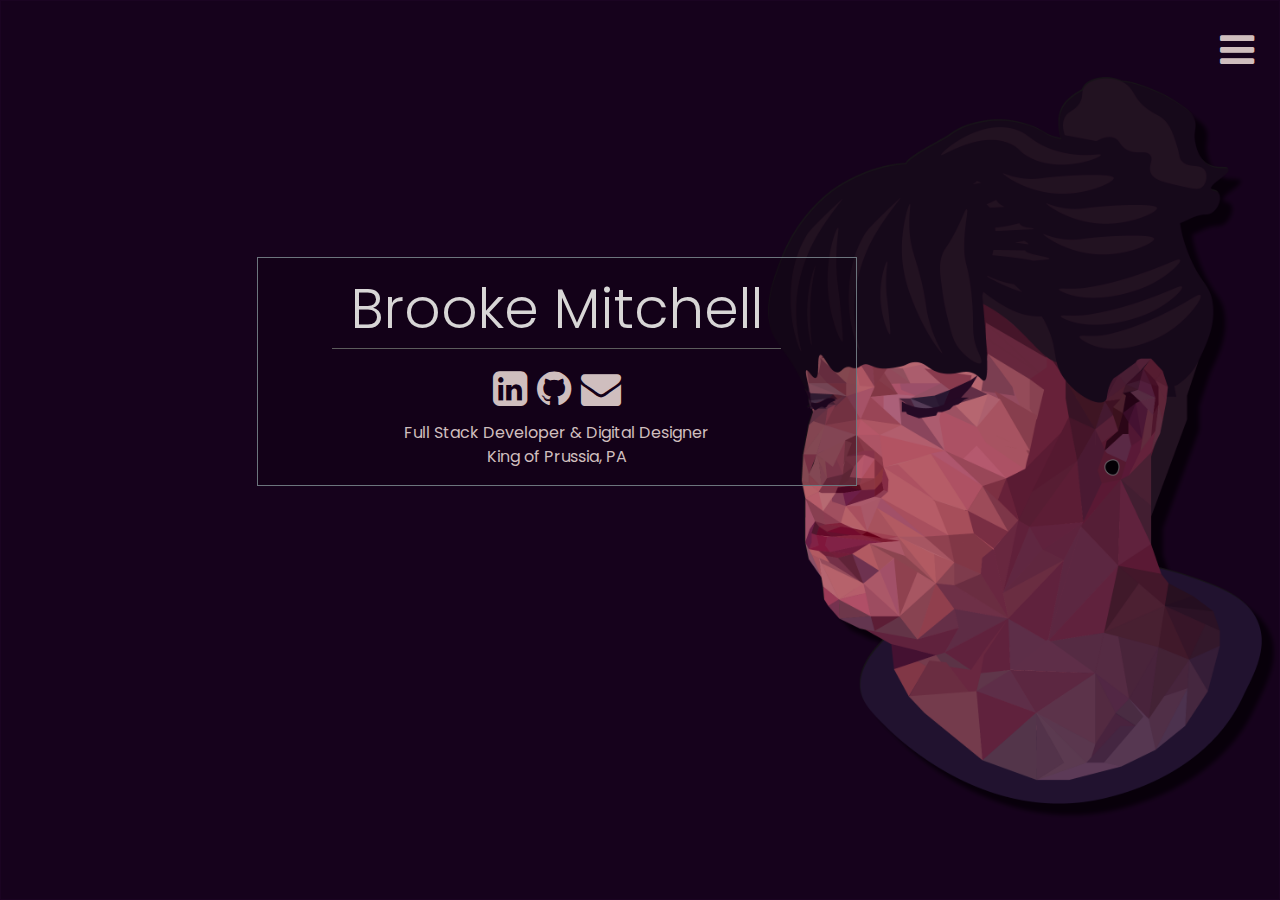
<file: index.html>
<!DOCTYPE html>
<html lang="en-us">

<head>

    <meta charset="UTF-8">
    <title>Brooke Emily Mitchell</title>
   
      <style>
            @import url('https://fonts.googleapis.com/css?family=Quattrocento+Sans|Poppins');
            </style>

    <!-- Bootstrap CSS -->
    <link rel="stylesheet" href="https://maxcdn.bootstrapcdn.com/bootstrap/4.0.0/css/bootstrap.min.css">
    
    <!--Import Google Icon Font-->
    <!-- <link href="https://fonts.googleapis.com/icon?family=Material+Icons" rel="stylesheet"> -->
    <!-- Importa Font Awesome -->
    <link rel="stylesheet" href="https://cdnjs.cloudflare.com/ajax/libs/font-awesome/4.7.0/css/font-awesome.min.css">

    <!-- Import materialize.css
    <link type="text/css" rel="stylesheet" href="assets/css/materialize/css/materialize.min.css"  media="screen,projection"/>
     -->
    <!-- Link style sheet -->
    <link rel="stylesheet" type="text/css" href="assets/css/style.css">

</head>

<body>
    
    
    
    <!-- SIDEBAR -->
    <div id="sidebar">
    <h1 class="float-right text-right" id="MenuIcon">
            <i class="fa fa-bars" id="menuButton"></i>
            <i class="fa fa-close" id="closeButton"></i>
        </h1>
        <div class="MainMenuIndexNeedstoBeDarker" id="MainMenu">
            <!-- <div id="logo">
                Brooke Mitchell
            </div> -->
            <ul>
                    <li><a class="link" href="index.html">HOME</a><div class="line"></div></li>
                    <li><a class="link" href="portfolio.html">PORTFOLIO</a><div class="line"></div></li>
                    <li><a class="link" href="about.html">ABOUT</a><div class="line"></div></li>
            </ul>
        </div>
    </div>

    <div class="jumbotron jumbotron-fluid" id="content">
        <div class="border border-dark textbox">
            
                        <div class="border border-secondary textboxcontent">
                        <h1 class="display-4" id="title">Brooke Mitchell</h1>
                        <hr style="width: 75%; color: rgb(103, 103, 103); height: 0px; background-color:rgb(103, 103, 103);" />
                        <h1>
                            <a href="https://linkedin.com/in/brooke-e-mitchell"  target="_blank"  class="link fa fa-linkedin-square"></a>
                        <a href="https://github.com/brookeemily"  target="_blank"  class="link fa fa-github"></a>
                        <a href="mailto:brooke.mitchell@comcast.net"  class="link fa fa-envelope"></a>
                    </h1>
                        <p id="bio">Full Stack Developer &amp; Digital Designer
                            <br> King of Prussia, PA
                        </p>
                        </div>

           
                    </div>
                </div>




                <script src="https://ajax.googleapis.com/ajax/libs/jquery/3.3.1/jquery.min.js"></script>
                <script src="https://maxcdn.bootstrapcdn.com/bootstrap/3.3.7/js/bootstrap.min.js"></script>
                <script src="assets/javascript/app.js"></script>

</body>

</html>
</file>
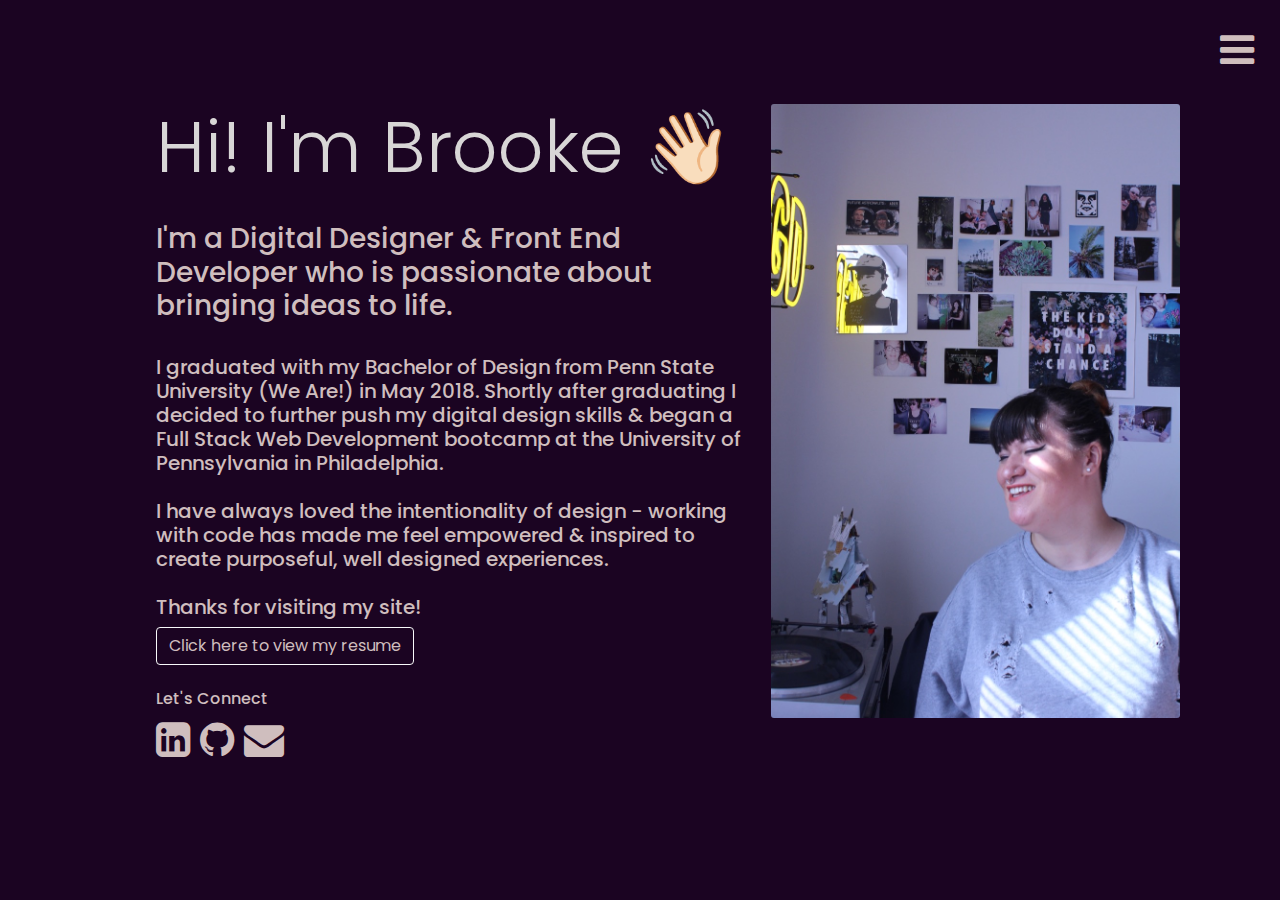
<file: about.html>
<!DOCTYPE html>
<html lang="en-us">

<head>

    <meta charset="UTF-8">
    <title>Brooke Emily Mitchell</title>
   
      <style>
            @import url('https://fonts.googleapis.com/css?family=Quattrocento+Sans|Poppins');
            </style>

    <!-- Bootstrap CSS -->
    <link rel="stylesheet" href="https://maxcdn.bootstrapcdn.com/bootstrap/4.0.0/css/bootstrap.min.css">
    
    <!--Import Google Icon Font-->
    <!-- <link href="https://fonts.googleapis.com/icon?family=Material+Icons" rel="stylesheet"> -->
    <!-- Importa Font Awesome -->
    <link rel="stylesheet" href="https://cdnjs.cloudflare.com/ajax/libs/font-awesome/4.7.0/css/font-awesome.min.css">

    <!-- Link style sheet -->
    <link rel="stylesheet" type="text/css" href="assets/css/style.css">

</head>


<div class="container-fluid">
<body id="about">
            <div class="row">
        <!-- SIDEBAR -->
            <h1 class="float-right text-right" id="MenuIcon">
            <i class="fa fa-bars" id="menuButton"></i>
            <i class="fa fa-close" id="closeButton"></i>
        </h1>
        <div id="MainMenu">
            <ul>
                <li><a class="link" href="index.html">HOME</a><div class="line"></div></li>
                <li><a class="link" href="portfolio.html">PORTFOLIO</a><div class="line"></div></li>
                <li><a class="link" href="about.html">ABOUT</a><div class="line"></div></li>
            </ul>
        </div>
    </div>
    
    <div class="container">
        <div class="row" id="aboutMeContent">
            <div class="col" id="textAboutMe">
                <h1 class="display-3 aboutTitle">  Hi! I'm Brooke 👋🏻 </h1> <br>
                <h3>  I'm a Digital Designer &amp; Front End Developer who is passionate about bringing ideas to life. 
                </h3> 
                <br>
                <h5>
                    I graduated with my Bachelor of Design from Penn State University (We Are!) in May 2018. Shortly after graduating I decided to further push my digital design skills &amp; began a Full Stack Web Development bootcamp at the University of Pennsylvania in Philadelphia.
                 <br><br>
                    I have always loved the intentionality of design - working with code has made me feel empowered &amp; inspired to create purposeful, well designed experiences. 

                <br><br> Thanks for visiting my site!
                 </h5>
                
                 <button class="btn btn-outline-light"><a class="link"  target="_blank" href="https://drive.google.com/file/d/1C0jRCRxOC2uWeoYaviKMCBQSAifCwo8g/view?usp=sharing"> Click here to view my resume </a></button>
                     <br><br> 
                     <h6>Let's Connect</h6>
                     <h1>
                         <a href="https://linkedin.com/in/brooke-e-mitchell"  target="_blank"  class="link fa fa-linkedin-square"></a>
                         <a href="https://github.com/brookeemily"  target="_blank"  class="link fa fa-github"></a>
                         <a href="mailto:brooke.mitchell@comcast.net"  class="link fa fa-envelope"></a>
                        </h1>
            </div>
            <div class="col-5">
                <img src="images/IMG_0636.jpg" class="card-img" id="bioImg">
            </div>
            </div>
        </div>
     </div>
    

    <script src="https://ajax.googleapis.com/ajax/libs/jquery/3.3.1/jquery.min.js"></script>
    <script src="https://maxcdn.bootstrapcdn.com/bootstrap/3.3.7/js/bootstrap.min.js"></script>
    <script src="assets/javascript/app.js"></script>

</body>

</html>
</file>
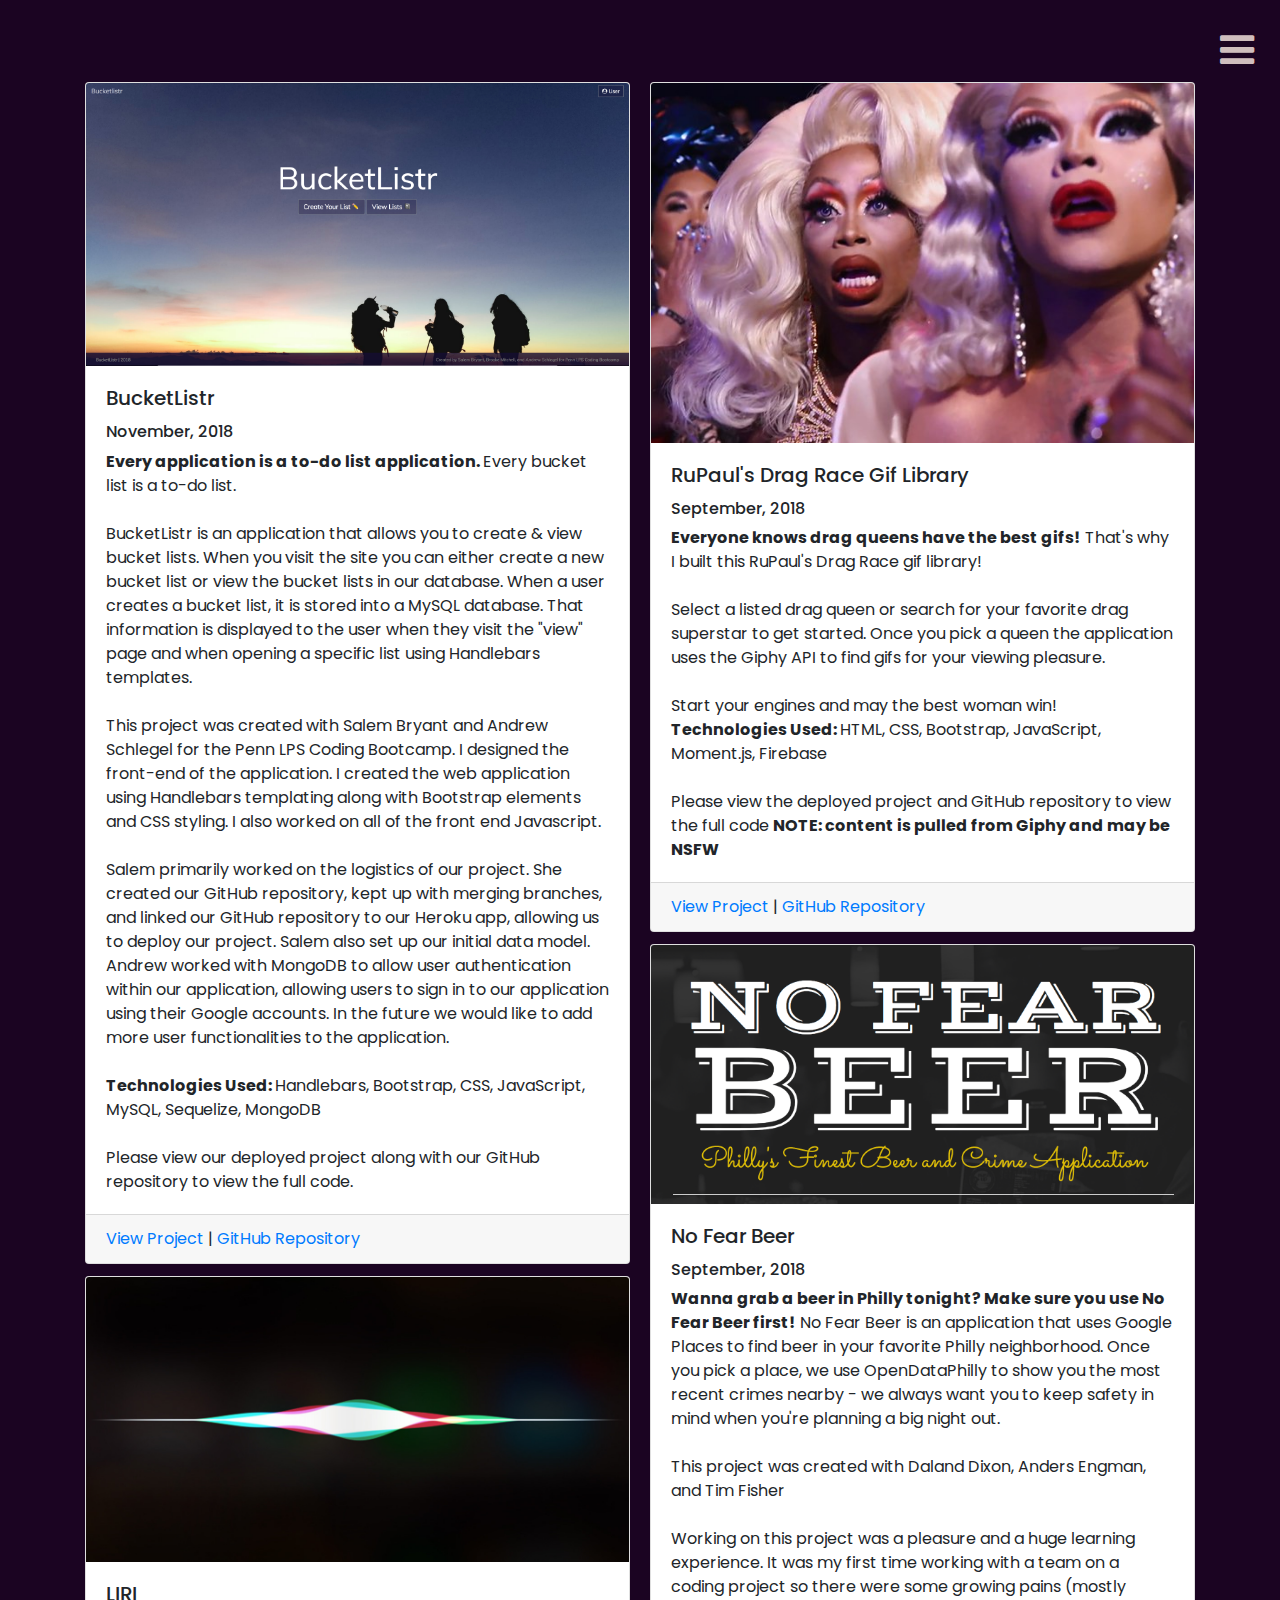
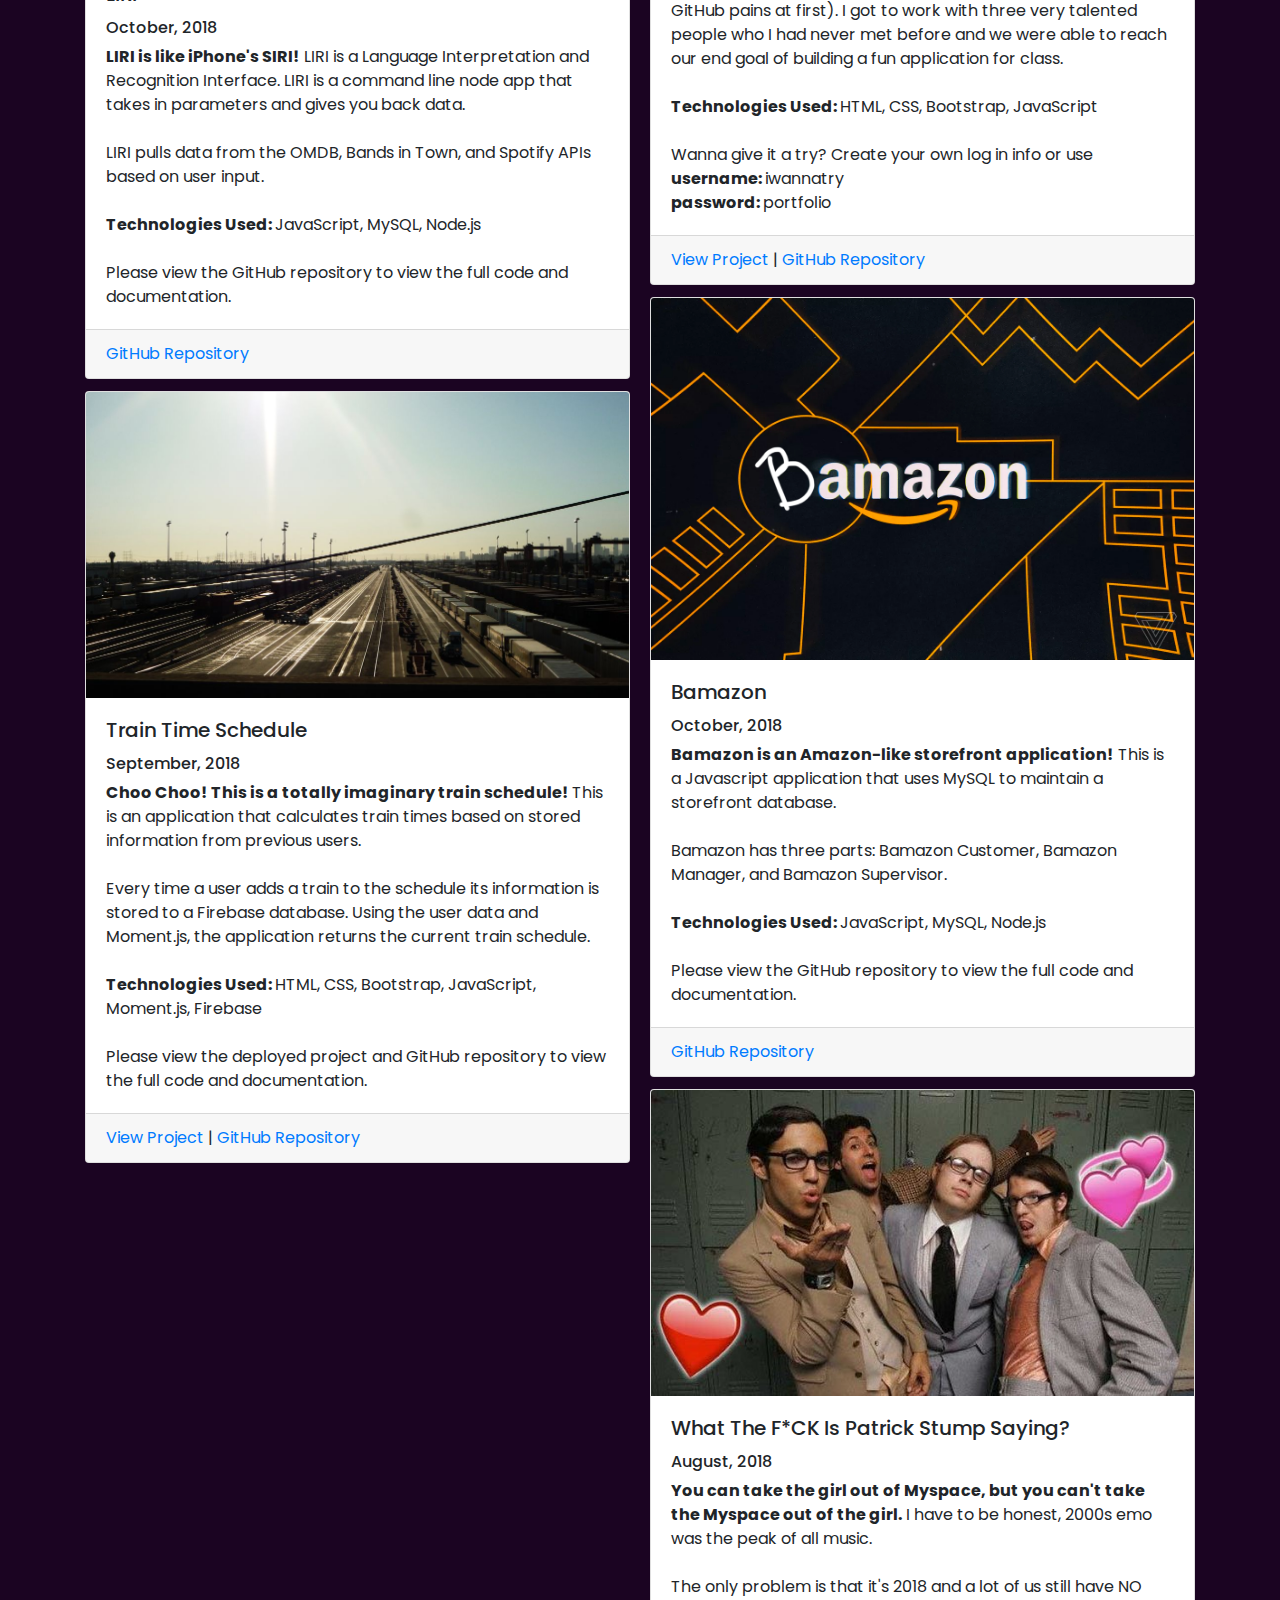
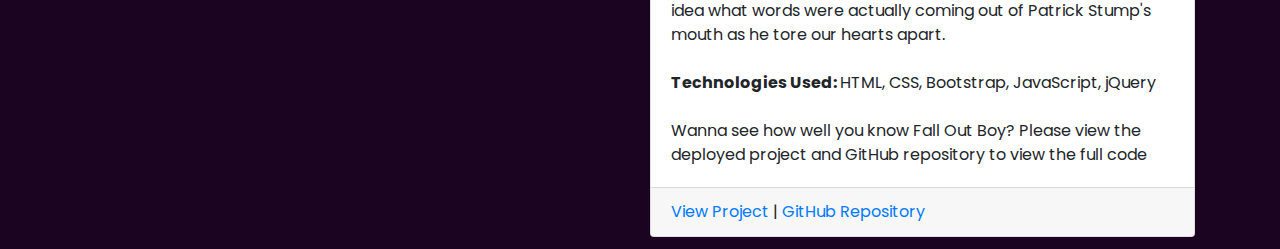
<file: portfolio.html>
<!DOCTYPE html>
<html lang="en-us">

<head>

    <meta charset="UTF-8">
    <title>Brooke Emily Mitchell</title>
   
      <style>
            @import url('https://fonts.googleapis.com/css?family=Quattrocento+Sans|Poppins');
            </style>

    <!-- Bootstrap CSS -->
    <link rel="stylesheet" href="https://maxcdn.bootstrapcdn.com/bootstrap/4.0.0/css/bootstrap.min.css">
    
    <!--Import Google Icon Font-->
    <!-- <link href="https://fonts.googleapis.com/icon?family=Material+Icons" rel="stylesheet"> -->
    <!-- Importa Font Awesome -->
    <link rel="stylesheet" href="https://cdnjs.cloudflare.com/ajax/libs/font-awesome/4.7.0/css/font-awesome.min.css">

    <!-- Link style sheet -->
    <link rel="stylesheet" type="text/css" href="assets/css/style.css">

</head>


<div class="container-fluid">
<body id="portfolio">
            <div class="row">
        <!-- SIDEBAR -->
            <h1 class="float-right text-right" id="MenuIcon">
            <i class="fa fa-bars" id="menuButton"></i>
            <i class="fa fa-close" id="closeButton"></i>
        </h1>
        <div id="MainMenu">
            <ul>
                <li><a class="link" href="index.html">HOME</a><div class="line"></div></li>
                <li><a class="link" href="portfolio.html">PORTFOLIO</a><div class="line"></div></li>
                <li><a class="link" href="about.html">ABOUT</a><div class="line"></div></li>
            </ul>
        </div>
    </div>
</div>

<div class="container mx-auto">
    <div class="card-columns">
            <div class="card">
                    <img class="card-img-top" src="images/portfolio-images/Bucketlistr.png" alt="Bamazon image cap">
                    <div class="card-body">
                      <h5 class="card-title">BucketListr</h5>
                      <h6 class="card-text">November, 2018</h6>
                      <p class="card-text">   <b>Every application is a to-do list application. </b> Every bucket list is a to-do list.
                          <br>
                          <br> BucketListr is an application that allows you to create &amp; view bucket lists. When you visit the site you can either create a new bucket list or view the bucket lists in our database.
                          When a user creates a bucket list, it is stored into a MySQL database. That information is displayed to the user when they visit the "view" page and when opening a specific list using Handlebars templates. 
                          <br>
                          <br>
                          This project was created with Salem Bryant and Andrew Schlegel for the Penn LPS Coding Bootcamp. I designed the front-end of the application. I created the web application using Handlebars templating along with Bootstrap elements and CSS styling. 
                          I also worked on all of the front end Javascript.
                          <br>
                          <br>
                          Salem primarily worked on the logistics of our project. She created our GitHub repository, kept up with merging branches, and linked our GitHub repository to our Heroku app,
                          allowing us to deploy our project. Salem also set up our initial data model. Andrew worked with MongoDB to allow user authentication within our application, allowing users to sign in to
                          our application using their Google accounts. In the future we would like to add more user functionalities to the application.
                          <br>
                          <br> <b> Technologies Used: </b> Handlebars, Bootstrap, CSS, JavaScript, MySQL, Sequelize, MongoDB <br>
                          <br> Please view our deployed project along with our GitHub repository to view the full code.</p>
                    </div>
                    <div class="card-footer">
                            <a id="links" target="_blank" href="https://sheltered-coast-46834.herokuapp.com/">View Project</a> |
                            <a id="links" target="_blank" href="https://github.com/salemgrace/Cool_Project">GitHub Repository</a>                  
                  </div>
            </div>
            
            <div class="card">
                <img class="card-img-top" src="images/liri.jpg" alt="LIRI image cap">
                <div class="card-body">
     
                <h5 class="card-title">LIRI</h5>
                <h6 class="card-text">October, 2018</h6>
                <p class="card-text">  
                        <b>LIRI is like iPhone's SIRI!</b> LIRI is a Language Interpretation and Recognition Interface. LIRI is a command line node app that takes in parameters and gives you back data.
                        <br>
                        <br> LIRI pulls data from the OMDB, Bands in Town, and Spotify APIs based on user input.
                        <br>
                        <br> <b> Technologies Used: </b> JavaScript, MySQL, Node.js <br>

                        <br> Please view the GitHub repository to view the full code and documentation.
              </div>
              <div class="card-footer">
                    <a id="links" target="_blank" href="https://github.com/brookeemily//liri-node-app">GitHub Repository</a>
                </div>
        </div>

                  <div class="card">
                        <img class="card-img-top" src="images/portfolio-images/train-2.jpg" alt="Train Time image cap">
                        <div class="card-body">
                          <h5 class="card-title">Train Time Schedule</h5>
                          <h6 class="card-text">September, 2018</h6>
                          <p class="card-text">  
                                <b>Choo Choo! This is a totally imaginary train schedule! </b> This is an application that calculates
                                train times based on stored information from previous users.
                                <br>
                                <br> Every time a user adds a train to the schedule its information is stored to a Firebase database.
                                Using the user data and Moment.js, the application returns the current train schedule.
                                <br>
                                <br>
                                <b>Technologies Used: </b> HTML, CSS, Bootstrap, JavaScript, Moment.js, Firebase
                                <br>
                                <br> Please view the deployed project and GitHub repository to view the full code and documentation.


                        </div>
                        <div class="card-footer">
                                <a id="links" target="_blank" href="https://brookeemily.github.io/train-time-app/">View Project</a> |
                                <a id="links" target="_blank" href="https://github.com/brookeemily/train-time-app">GitHub Repository</a>
                          </div>
                      </div>


                  <div class="card">
                        <img class="card-img-top" src="images/portfolio-images/gifs.jpg" alt="RuPaul's Drag Race Gif Library image cap">
                        <div class="card-body">
                          <h5 class="card-title">RuPaul's Drag Race Gif Library</h5>
                          <h6 class="card-text">September, 2018</h6>
                          <p class="card-text">  
                                <b>Everyone knows drag queens have the best gifs!</b> That's why I built this RuPaul's Drag Race
                                gif library!
                                <br>
                                <br>
                                Select a listed drag queen or search for your favorite drag superstar to get started. Once you pick a queen the application uses the Giphy API to find gifs for your viewing pleasure.
                                <br>
                                <br> Start your engines and may the best woman win!
                                <br>
                                <b>Technologies Used: </b> HTML, CSS, Bootstrap, JavaScript, Moment.js, Firebase
                                <br>
                                <br> Please view the deployed project and GitHub repository to view the full code
                                <b> NOTE: content is pulled from Giphy and may be NSFW</b>
                        </div>
                        <div class="card-footer">
                                <a id="links" target="_blank" href="https://brookeemily.github.io/gifs-with-giphy/">View Project</a> |
                                <a  id="links" target="_blank" href="https://github.com/brookeemily/gifs-with-giphy">GitHub Repository</a>
                          </div>
                      </div>


                      <div class="card">
                            <img class="card-img-top" src="images/beer.png" alt="No Fear Beer image cap">
                            <div class="card-body">
                              <h5 class="card-title">No Fear Beer</h5>
                              <h6 class="card-text">September, 2018</h6>
                              <p class="card-text">  
                                    <b> Wanna grab a beer in Philly tonight? Make sure you use No Fear Beer first!</b> No Fear Beer is
                                    an application that uses Google Places to find beer in your favorite Philly neighborhood. Once
                                    you pick a place, we use OpenDataPhilly to show you the most recent crimes nearby - we always
                                    want you to keep safety in mind when you're planning a big night out.
                                    <br>
                                    <br> This project was created with Daland Dixon, Anders Engman, and Tim Fisher
                                    <br>
                                    <br> Working on this project was a pleasure and a huge learning experience. It was my first time
                                    working with a team on a coding project so there were some growing pains (mostly GitHub pains
                                    at first). I got to work with three very talented people who I had never met before and we were able to reach our end goal of building a fun application
                                    for class.
                                    <br>
                                    <br>   
                                    
                                    <b>Technologies Used: </b> HTML, CSS, Bootstrap, JavaScript
        
                                    <br>
                                    <br> Wanna give it a try? Create your own log in info or use <br>
                                    <b> username: </b>iwannatry <br>
                                    <b>password: </b>
                                    portfolio </p>
                            </div>
                            <div class="card-footer">
                                    <a id="links" target="_blank" href="https://flshbones.github.io/TeamDisruptive/">View Project</a> |
                                    <a id="links" target="_blank" href="https://github.com/FlSHBONES/TeamDisruptive">GitHub Repository</a>
                              </div>
                          </div>
                    <div class="card">
                      <img class="card-img-top" src="images/bamazon.png" alt="Bamazon image cap">
                      <div class="card-body">
                        <h5 class="card-title">Bamazon</h5>
                        <h6 class="card-text">October, 2018</h6>
                        <p class="card-text">   <b>Bamazon is an Amazon-like storefront application!</b> This is a Javascript application that uses MySQL to maintain a storefront database.
                            <br>
                            <br> Bamazon has three parts: Bamazon Customer, Bamazon Manager, and Bamazon Supervisor. 
                            <br>
                            <br> <b> Technologies Used: </b> JavaScript, MySQL, Node.js <br>
                            <br> Please view the GitHub repository to view the full code and documentation.</p>
                      </div>
                      <div class="card-footer">
                            <a id="links" target="_blank" href="https://github.com/brookeemily/bamazon-app">GitHub Repository</a>
                        </div>
                    </div>

                      <div class="card">
                            <img class="card-img-top" src="images/portfolio-images/fall-out-boy.jpg" alt="Fall Out Boy image cap">
                            <div class="card-body">
                              <h5 class="card-title">What The F*CK Is Patrick Stump Saying?</h5>
                              <h6 class="card-text">August, 2018</h6>
                              <p class="card-text">  
                                    <b>You can take the girl out of Myspace, but you can't take the Myspace out of the girl.</b> I have to be honest, 2000s emo was the peak of all music.
                                    <br>
                                    <br>
                                    The only problem is that it's 2018 and a lot of us still have NO idea what words were actually coming out of Patrick Stump's mouth as he tore our hearts apart. 
                                    <br>
                                    <br>
                                    <b>Technologies Used: </b> HTML, CSS, Bootstrap, JavaScript, jQuery
                                    <br>
                                    <br> Wanna see how well you know Fall Out Boy? Please view the deployed project and GitHub repository to view the full code
                            </div>
                            <div class="card-footer">
                                    <a id="links" target="_blank" href="https://brookeemily.github.io/trivia-game/">View Project</a> |
                                    <a id="links" target="_blank" href="https://github.com/brookeemily/trivia-game">GitHub Repository</a>                              
                          </div>
    </div>
</div>
</div>






    <script src="https://ajax.googleapis.com/ajax/libs/jquery/3.3.1/jquery.min.js"></script>
    <script src="https://maxcdn.bootstrapcdn.com/bootstrap/3.3.7/js/bootstrap.min.js"></script>
    <script src="assets/javascript/app.js"></script>


</body>

</html>
</file>
<file: assets/css/style.css>
body {
  /* background: white; */
  font-family: 'Poppins', sans-serif !important;
  background-color: rgb(27, 4, 34);

}

.border-dark {
  border-color: rgb(27, 4, 34) !important;

}

#content {
  background-image: url("../../images/transparent-img-shadow.png");
  background-color: rgb(27, 4, 34);
  /* height:100vh; */
  max-height: 1500px;
  width: 100vw;
  background-repeat: no-repeat;
  background-size: 40%;
  background-position: right;
  margin: 0px;
}

/* #content::after {
  background-color: black;

} */

#title {
  /* text-align: center; */
  margin-bottom: 0px;
  color: rgb(216, 214, 214);
  font-family: "Quattrocento+Sans", sans-serif;
  font-family: 'Poppins', sans-serif !important;
  line-height: 0.8;
  /* padding-top: 3%; */
  margin-top: 5%;
}

.link {
  text-decoration: none !important;
  color: rgb(207, 190, 190);
}

.link:hover {
  color: white;
}


.textbox {
  /* margin-left: 10%;
  margin-top: 10%; */
  text-align: center;
  /* max-width: 750px; */
  background-color: rgba(12, 1, 17, 0.3);
  height:100vh;
  width: 100vw;
}
.textboxcontent:hover {
  background-color: rgba(34, 33, 33, 0.4);
}

.textboxcontent {
  background-color: rgba(12, 1, 17, 0.3);
  max-width: 600px;
/* margin-left: 20%; */
margin: auto;
margin-top: 20%;
margin-left: 20%;
color: rgb(207, 190, 190);

}


.jumbotron {
  padding: 0px !important;

}

.fa:hover {
  color: white;
}

.fa-bars, .fa-close {
    color: rgb(207, 190, 190);
  }


/* MENU */
#MenuIcon{
  float: right;
  width: 100vw;
  margin-right: 2%;
  margin-top: 2%;
}

#MainMenu{
  height: 100vh;
width: 300px;

  /* background-color: rgb(27, 4, 34);
  background-color: rgb(39, 24, 44);
  background-color: rgb(16, 3, 24); */
background-color: rgb(11, 3, 21);
  -webkit-clip-path:polygon(0 0,100% 0,0% 100%,0% 100%);
  position: fixed;
  top:0;
  left: -300px;
  transition: all .5s ease-in-out;
  z-index: 1;


}

.MainMenuIndexNeedstoBeDarker {
  background-color: rgb(7, 3, 21) !important;

}
ul{
  list-style: none;
  padding: 0px;
  margin: 0px;
  font-family: arial;
  color: rgb(207, 190, 190);
  text-align: center;
  position: absolute;
  top:50%;
  left: 50%;
  transform: translate(-50%,-50%);
}

ul li{
  margin: 20px;

}
ul li:hover{
  cursor: pointer;
}
.line{
  height: 2px;
  width: 150px;
  background-color: rgb(207, 190, 190);
  margin-top: 10px;
  position: absolute;
  left: 50%;
  transform: translate(-50%);
  transition: all .3s;
}
ul li:hover .line{
  width: 180px;
}
#logo{
  position: absolute;
  top:100;
  left: 50%;
  transform: translate(-50%);
}
#close{
  position: absolute;
  bottom: 150;
  left: 50%;
  transform: translate(-50%);
}
#close:hover{
  cursor: pointer;
}

#aboutMeContent {
  margin: auto;
  color: white;
  margin-top: 2%;
  margin-left: 5%;
  margin-bottom: 5%;
}

#bioImg {
max-width: 525px;
max-height: 700px;
}

#textAboutMe {
  margin-right: 0px;
  color: rgb(207, 190, 190);
}

.aboutTitle {
  color: rgb(216, 214, 214);

}

.btn-outline-light:hover {
  background-color: rgba(30, 22, 52, 0.867) !important;
  cursor: pointer;

}

.btn-outline-light:active {
  background-color: rgba(34, 33, 33, 0.7) !important;
  cursor: pointer;

}



@media (min-width: 576px){
.card-columns {
  column-count: 2 !important;
}
}
</file>
